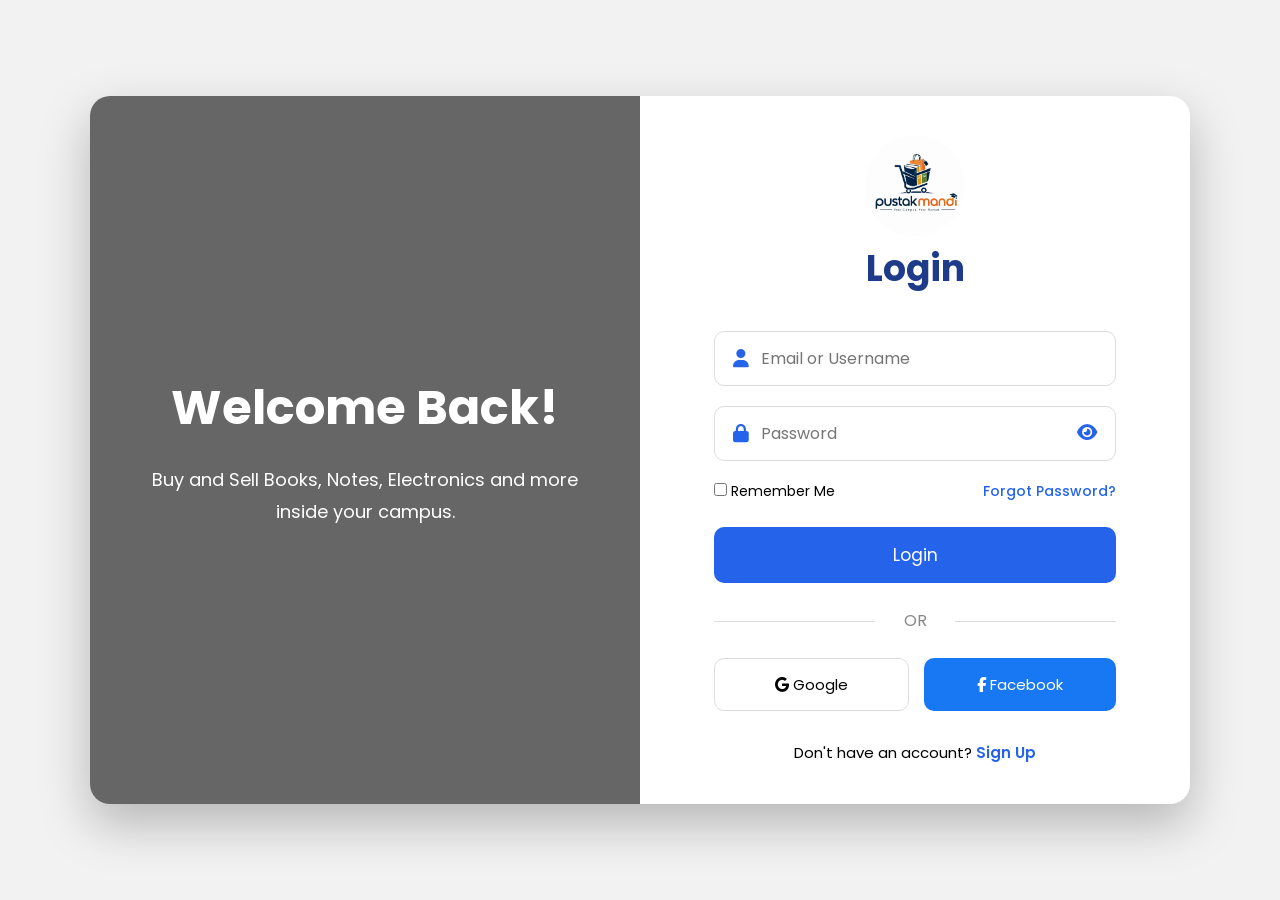
<file: homepage/html/login.html>
<!DOCTYPE html>
<html lang="en">

<head>

    <meta charset="UTF-8">

    <meta name="viewport"
          content="width=device-width, initial-scale=1.0">

    <title>Login | PustakMandi</title>

    <link rel="stylesheet"
          href="../css/login.css">

    <!-- Font Awesome -->
    <link rel="stylesheet"
          href="https://cdnjs.cloudflare.com/ajax/libs/font-awesome/6.7.2/css/all.min.css">

    <!-- Google Font -->
    <link
        href="https://fonts.googleapis.com/css2?family=Poppins:wght@300;400;500;600;700&display=swap"
        rel="stylesheet">

</head>


<body class="home-page">

<div class="container">


    <!-- LEFT SIDE -->

    <div class="left">

        <div class="overlay">

            <h1>Welcome Back!</h1>

            <p>
                Buy and Sell Books, Notes,
                Electronics and more inside your campus.
            </p>

        </div>

    </div>

    <!-- RIGHT SIDE -->

    <div class="right">

        <div>

            <!-- LOGO -->

            <div class="p-logo-container">

                <img
                    class="p-logo"
                    src="../images/pustakmandi.jpg"
                    alt="PustakMandi Logo">

            </div>


            <!-- LOGIN FORM -->

            <form
                class="login-form"
                action="../../login.php"
                method="POST">


                <h2>Login</h2>


                <!-- EMAIL / USERNAME -->

                <div class="input-box">

                    <i class="fa-solid fa-user"></i>

                    <input
                        type="text"
                        id="login"
                        name="login"
                        placeholder="Email or Username"
                        autocomplete="username"
                        required>

                </div>


                <!-- PASSWORD -->

                <div class="input-box">

                    <i class="fa-solid fa-lock"></i>

                    <input
                        type="password"
                        id="password"
                        name="password"
                        placeholder="Password"
                        autocomplete="current-password"
                        required>

                    <span id="togglePassword">

                        <i class="fa-solid fa-eye"></i>

                    </span>

                </div>


                <!-- OPTIONS -->

                <div class="options">

                    <label>

                        <input
                            type="checkbox"
                            name="remember">

                        Remember Me

                    </label>


                    <a href="#">
                        Forgot Password?
                    </a>

                </div>


                <!-- LOGIN BUTTON -->

                <button
                    type="submit"
                    class="login-btn"
                    name="login_button">

                    Login

                </button>


                <!-- DIVIDER -->

                <div class="divider">

                    OR

                </div>


                <!-- SOCIAL LOGIN -->

                <div class="social-login">

                    <button
                        type="button"
                        class="google">

                        <i class="fab fa-google"></i>

                        Google

                    </button>


                    <button
                        type="button"
                        class="facebook">

                        <i class="fab fa-facebook-f"></i>

                        Facebook

                    </button>

                </div>


                <!-- SIGNUP -->

                <p class="signup">

                    Don't have an account?

                    <a href="signup.html">
                        Sign Up
                    </a>

                </p>

            </form>

        </div>

    </div>

</div>


<script src="../js/login.js"></script>

</body>

</html>
</file>
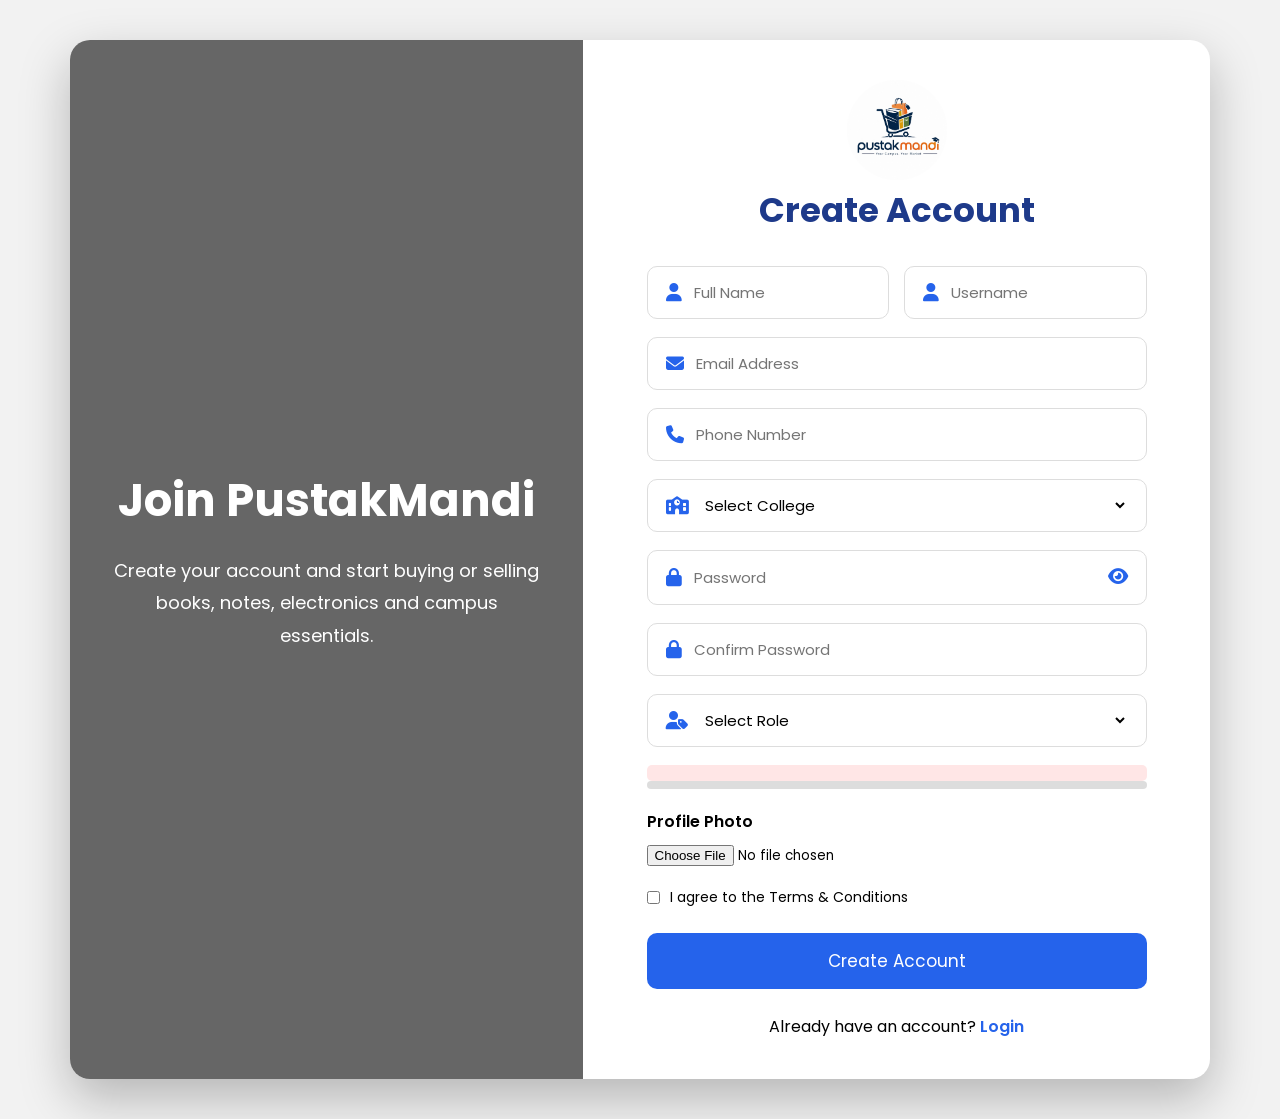
<file: homepage/html/signup.html>
<!DOCTYPE html>
<html lang="en">

<head>

    <meta charset="UTF-8">

    <meta name="viewport"
          content="width=device-width, initial-scale=1.0">

    <title>Create Account | PustakMandi</title>

    <link rel="stylesheet"
          href="../css/signup.css">

    <link rel="stylesheet"
          href="https://cdnjs.cloudflare.com/ajax/libs/font-awesome/6.7.2/css/all.min.css">

    <link href="https://fonts.googleapis.com/css2?family=Poppins:wght@300;400;500;600;700&display=swap"
          rel="stylesheet">

</head>

<body>

<div class="container">

    <!-- LEFT PANEL -->

    <div class="left">

        <div class="overlay">

            <h1>Join PustakMandi</h1>

            <p>

                Create your account and start buying
                or selling books, notes, electronics
                and campus essentials.

            </p>

        </div>

    </div>

    <!-- RIGHT PANEL -->

    <div class="right">
           <div>
               <div class="p-logo-container">
                  <img 
                    class="p-logo" 
                    src="../images/pustakmandi.jpg"
                    alt="PustakMandi Logo">
                  </div>

        
              <form class="signup-form" action="../../register.php" method="POST" onsubmit="return validateForm();">

            <h2>Create Account</h2>
                
            <div class="row">

                <div class="input-box">

                    <i class="fa fa-user"></i>

                    <input type="text"
                        id="full_name"
                           name="full_name"
                           placeholder="Full Name"
                           required>

                </div>

                 

                <div class="input-box">

                        <i class="fa fa-user"></i>

                    <input type="text"
                            id="username"
                           placeholder="Username"
                           name="username"
                           required>

                </div>

            </div>

            <div class="input-box">

                <i class="fa fa-envelope"></i>

                <input type="email"
                        id="email"
                          name="email"
                       placeholder="Email Address"
                       required>

            </div>

            <div class="input-box">

                <i class="fa fa-phone"></i>

                <input type="tel"
                          id="phone"
                       placeholder="Phone Number"
                       name="phone"
                       maxlength="10"
                       required>

            </div>

            <div class="input-box">

                <i class="fa fa-school"></i>

                <select name="college_name" id="college_name" required>

                    <option value="">Select College</option>

                    <option>Tribhuvan University</option>

                    <option>Kathmandu University</option>

                    <option>Pokhara University</option>

                    <option>Purbanchal University</option>

                </select>

            </div>

            <div class="input-box">

                <i class="fa fa-lock"></i>

                <input type="password"
                       id="password"
                       name="password"
                       placeholder="Password"
                       required>

                <span id="togglePassword">

                    <i class="fa fa-eye"></i>

                </span>

            </div>
                       
                 <!-- CONFIRM PASSWORD -->
            <div class="input-box">

                <i class="fa fa-lock"></i>

                <input type="password"
                       id="confirmPassword"
                       name="confirmPassword"
                       placeholder="Confirm Password"
                       required>

            </div>
            <div class="input-box">
                     <i class="fa fa-user-tag"></i>
                     <select name="role" id="role" required>
                          <option value="">Select Role</option>
                          <option value="seller">🛍️ Seller</option>
                          <option value="customer">🛒 Customer</option>
                    </select>
            </div>
               <!-- ERROR MESSAGE -->

                <div
                    class="error"
                    id="error">
                </div>


            <div class="strength">

                <div id="strengthBar"></div>

            </div>
            

            <div class="upload">

                <label for="profile_photo">

                    Profile Photo

                </label>

                <input type="file" 
                       id="profile_photo" 
                       name="profile_photo" 
                       accept="image/jpeg,image/png,image/jpg,image/webp">

            </div>

            <label class="terms">

                <input type="checkbox" id="terms" name="terms" required>

                I agree to the Terms & Conditions

            </label>

            <button type="submit" class="signup-btn">

                Create Account

            </button>

            <p class="login-link">

                Already have an account?

                <a href="login.html">

                    Login

                </a>

            </p>

        </form>
           </div>
    </div>

</div>

<script src="../js/signup.js"></script>


</body>
</html>
</file>
<file: homepage/css/login.css>
/* ==========================================
   PUSTAKMANDI LOGIN PAGE
========================================== */

@import url('https://fonts.googleapis.com/css2?family=Poppins:wght@300;400;500;600;700&display=swap');

*{
    margin:0;
    padding:0;
    box-sizing:border-box;
    font-family:'Poppins',sans-serif;
}

body{
    min-height:100vh;
    display:flex;
    justify-content:center;
    align-items:center;
    /* background:linear-gradient(135deg,#2563eb,#1e3a8a); */
    background-color:  #f2f2f2;
}

/* Main Container */

.container{
    width:1100px;
    max-width:95%;
    min-height:650px;
    display:flex;
    background:#fff;
    border-radius:20px;
    overflow:hidden;
    box-shadow:0 20px 50px rgba(0,0,0,.25);
}

/* ===========================
LEFT PANEL
=========================== */

.left{
    width:50%;
    background:url("https://images.unsplash.com/photo-1524995997946-a1c2e315a42f?auto=format&fit=crop&w=1200&q=80");
    background-size:cover;
    background-position:center;
    position:relative;
}

.overlay{
    width:100%;
    height:100%;
    background:rgba(0,0,0,.60);
    color:white;
    display:flex;
    flex-direction:column;
    justify-content:center;
    align-items:center;
    text-align:center;
    padding:40px;
}

.overlay h1{
    font-size:48px;
    margin-bottom:20px;
}

.overlay p{
    font-size:18px;
    line-height:1.8;
}

/* ===========================
RIGHT PANEL
=========================== */
.p-logo {
   
    height:100px;
    width:100px;
border-radius: 50%;
    object-fit: cover;
}
.p-logo-container{
    display: flex;
    justify-content: center;
    align-items: center;
    margin-bottom: 5px;
  
    height:100px;
    width:100%;}
.right{
    width:50%;
    display:flex;
    justify-content:center;
    align-items:center;
    padding:40px;
}

.login-form{
    width:100%;
    max-width:420px;
}

.login-form h2{
    text-align:center;
    margin-bottom:35px;
    color:#1e3a8a;
    font-size:36px;
}

/* ===========================
INPUT BOX
=========================== */

.input-box{
    display:flex;
    align-items:center;
    border:1px solid #ddd;
    border-radius:10px;
    margin-bottom:20px;
    padding:14px 18px;
    transition:.3s;
}

.input-box:hover,
.input-box:focus-within{
    border-color:#2563eb;
    box-shadow:0 0 10px rgba(37,99,235,.15);
}

.input-box i{
    color:#2563eb;
    font-size:18px;
}

.input-box input{
    width:100%;
    border:none;
    outline:none;
    margin-left:12px;
    font-size:16px;
    background:transparent;
}

#togglePassword{
    cursor:pointer;
    color:#666;
}

/* ===========================
OPTIONS
=========================== */

.options{
    display:flex;
    justify-content:space-between;
    align-items:center;
    margin-bottom:25px;
    font-size:14px;
}

.options a{
    text-decoration:none;
    color:#2563eb;
    font-weight:500;
}

.options a:hover{
    text-decoration:underline;
}

/* ===========================
LOGIN BUTTON
=========================== */

.login-btn{
    width:100%;
    border:none;
    background:#2563eb;
    color:white;
    padding:15px;
    border-radius:10px;
    font-size:17px;
    cursor:pointer;
    transition:.3s;
}

.login-btn:hover{
    background:#1e40af;
    transform:translateY(-2px);
}

/* ===========================
DIVIDER
=========================== */

.divider{
    text-align:center;
    margin:25px 0;
    color:#888;
    position:relative;
}

.divider::before,
.divider::after{
    content:"";
    position:absolute;
    width:40%;
    height:1px;
    background:#ddd;
    top:50%;
}

.divider::before{
    left:0;
}

.divider::after{
    right:0;
}

/* ===========================
SOCIAL BUTTONS
=========================== */

.social-login{
    display:flex;
    gap:15px;
}

.social-login button{
    flex:1;
    border:none;
    padding:14px;
    border-radius:10px;
    cursor:pointer;
    font-size:15px;
    transition:.3s;
}

.google{
    background:#ffffff;
    border:1px solid #ddd !important;
}

.google:hover{
    background:#f5f5f5;
}

.facebook{
    background:#1877f2;
    color:white;
}

.facebook:hover{
    background:#145dbf;
}

/* ===========================
SIGNUP
=========================== */

.signup{
    margin-top:30px;
    text-align:center;
    font-size:15px;
}

.signup a{
    color:#2563eb;
    font-weight:600;
    text-decoration:none;
}

.signup a:hover{
    text-decoration:underline;
}

/* ===========================
RESPONSIVE
=========================== */

@media(max-width:900px){

.container{
    flex-direction:column;
    min-height:auto;
}

.left{
    width:100%;
    height:250px;
}

.right{
    width:100%;
    padding:35px 25px;
}

.overlay h1{
    font-size:34px;
}

.login-form h2{
    font-size:30px;
}

.social-login{
    flex-direction:column;
}

}
</file>
<file: homepage/css/signup.css>
/* ===========================================
   PUSTAKMANDI SIGNUP PAGE
=========================================== */

@import url('https://fonts.googleapis.com/css2?family=Poppins:wght@300;400;500;600;700&display=swap');

*{
    margin:0;
    padding:0;
    box-sizing:border-box;
    font-family:'Poppins',sans-serif;
}

body{
    min-height:100vh;
    display:flex;
    justify-content:center;
    align-items:center;
    background-color:  #f2f2f2;
    padding:40px;
}

/* ==========================
CONTAINER
========================== */

.container{

    width:1150px;

    max-width:95%;

    background:#fff;

    border-radius:20px;

    overflow:hidden;

    display:flex;

    box-shadow:0 20px 50px rgba(0,0,0,.25);

}

/* ==========================
LEFT SIDE
========================== */

.left{

    width:45%;

    background:url("https://images.unsplash.com/photo-1513258496099-48168024aec0?auto=format&fit=crop&w=1200&q=80");

    background-size:cover;

    background-position:center;

    position:relative;

} 

.overlay{

    width:100%;

    height:100%;

    background:rgba(0,0,0,.60);

    color:#fff;

    display:flex;

    justify-content:center;

    align-items:center;

    flex-direction:column;

    text-align:center;

    padding:40px;

}

.overlay h1{

    font-size:45px;

    margin-bottom:20px;

}

.overlay p{

    font-size:18px;

    line-height:1.8;

}

/* ==========================
RIGHT SIDE
========================== */

.p-logo {
    
   
    height:100px;
    width:100px;
border-radius: 50%;
    object-fit: cover;
}
.p-logo-container{
    display: flex;
    justify-content: center;
    align-items: center;
    margin-bottom: 5px;
   
    }

.right{

    width:55%;

    padding:40px;

    display:flex;

    justify-content:center;

    align-items:center;

}

.signup-form{

    width:100%;

    max-width:500px;

}

.signup-form h2{

    text-align:center;

    color:#1e3a8a;

    margin-bottom:30px;

    font-size:34px;

}

/* ==========================
ROW
========================== */

.row{

    display:flex;

    gap:15px;

}

.row .input-box{

    flex:1;

}

/* ==========================
INPUT BOX
========================== */

.input-box{

    display:flex;

    align-items:center;

    border:1px solid #ddd;

    border-radius:10px;

    padding:14px 18px;

    margin-bottom:18px;

    transition:.3s;

}

.input-box:hover,
.input-box:focus-within{

    border-color:#2563eb;

    box-shadow:0 0 10px rgba(37,99,235,.2);

}

.input-box i{

    color:#2563eb;

    font-size:18px;

}

.input-box input,
.input-box select{

    width:100%;

    border:none;

    outline:none;

    margin-left:12px;

    font-size:15px;

    background:transparent;

}

.input-box select{

    cursor:pointer;

}

#togglePassword{

    cursor:pointer;

    color:#777;

}

/* ==========================
PASSWORD STRENGTH
========================== */

.strength{

    width:100%;

    height:8px;

    background:#ddd;

    border-radius:20px;

    overflow:hidden;

    margin-bottom:20px;

}

#strengthBar{

    width:0;

    height:100%;

    background:red;

    transition:.4s;

}
    .error {
    color: #dc3545;
    background-color: #ffe6e6;
    padding: 8px 12px;
    border-radius: 5px;
    margin-top: 8px;
    font-size: 14px;
}
/* ==========================
UPLOAD
========================== */

.upload{

    margin-bottom:20px;

}

.upload label{

    display:block;

    margin-bottom:8px;

    font-weight:600;

}

.upload input{

    width:100%;

}

/* ==========================
TERMS
========================== */

.terms{

    display:flex;

    align-items:center;

    gap:10px;

    margin-bottom:25px;

    font-size:14px;

}

/* ==========================
BUTTON
========================== */

.signup-btn{

    width:100%;

    padding:15px;

    border:none;

    background:#2563eb;

    color:#fff;

    font-size:17px;

    border-radius:10px;

    cursor:pointer;

    transition:.3s;

}

.signup-btn:hover{

    background:#1d4ed8;

    transform:translateY(-2px);

}

/* ==========================
LOGIN LINK
========================== */

.login-link{

    margin-top:25px;

    text-align:center;

}

.login-link a{

    text-decoration:none;

    color:#2563eb;

    font-weight:600;

}

.login-link a:hover{

    text-decoration:underline;

}

/* ==========================
RESPONSIVE
========================== */

@media(max-width:900px){

.container{

    flex-direction:column;

}

.left{

    width:100%;

    height:250px;

}

.right{

    width:100%;

}

.row{

    flex-direction:column;

    gap:0;

}

.overlay h1{

    font-size:34px;

}

.signup-form h2{

    font-size:30px;

}

}
</file>
